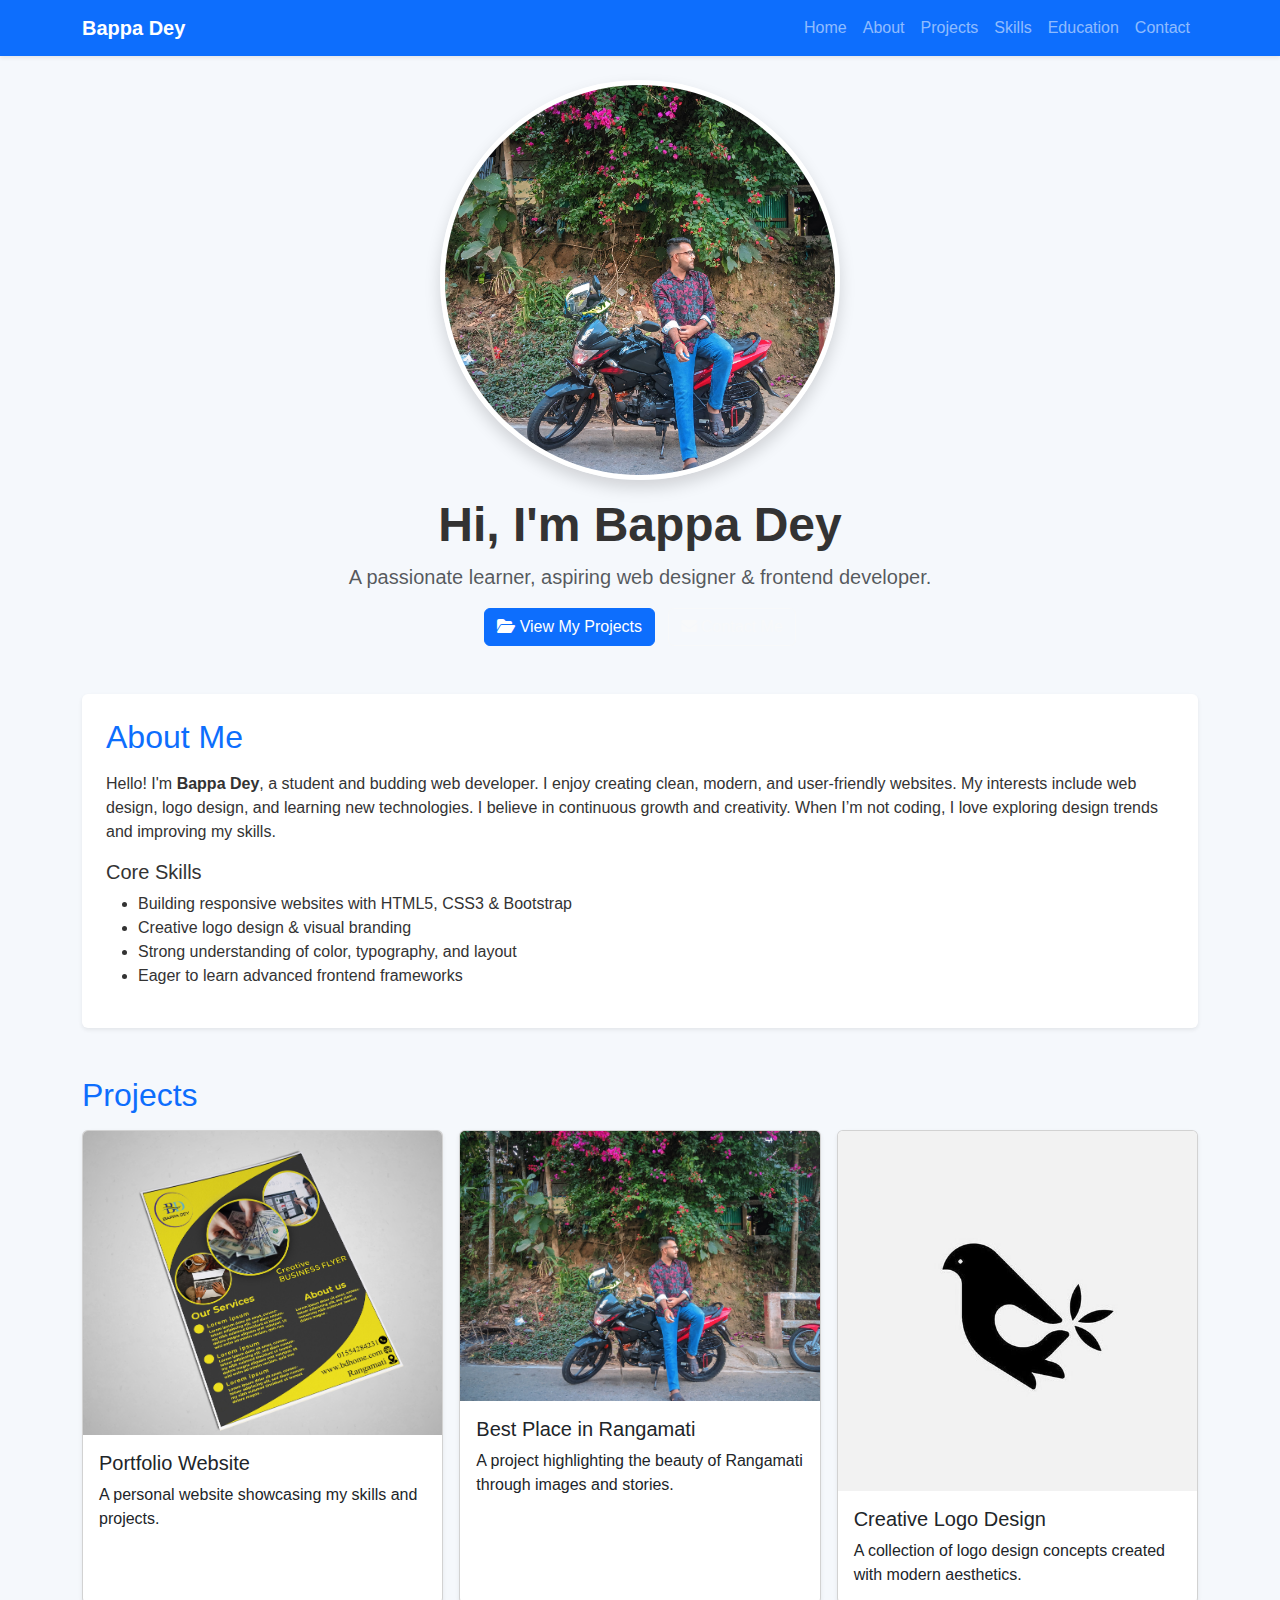
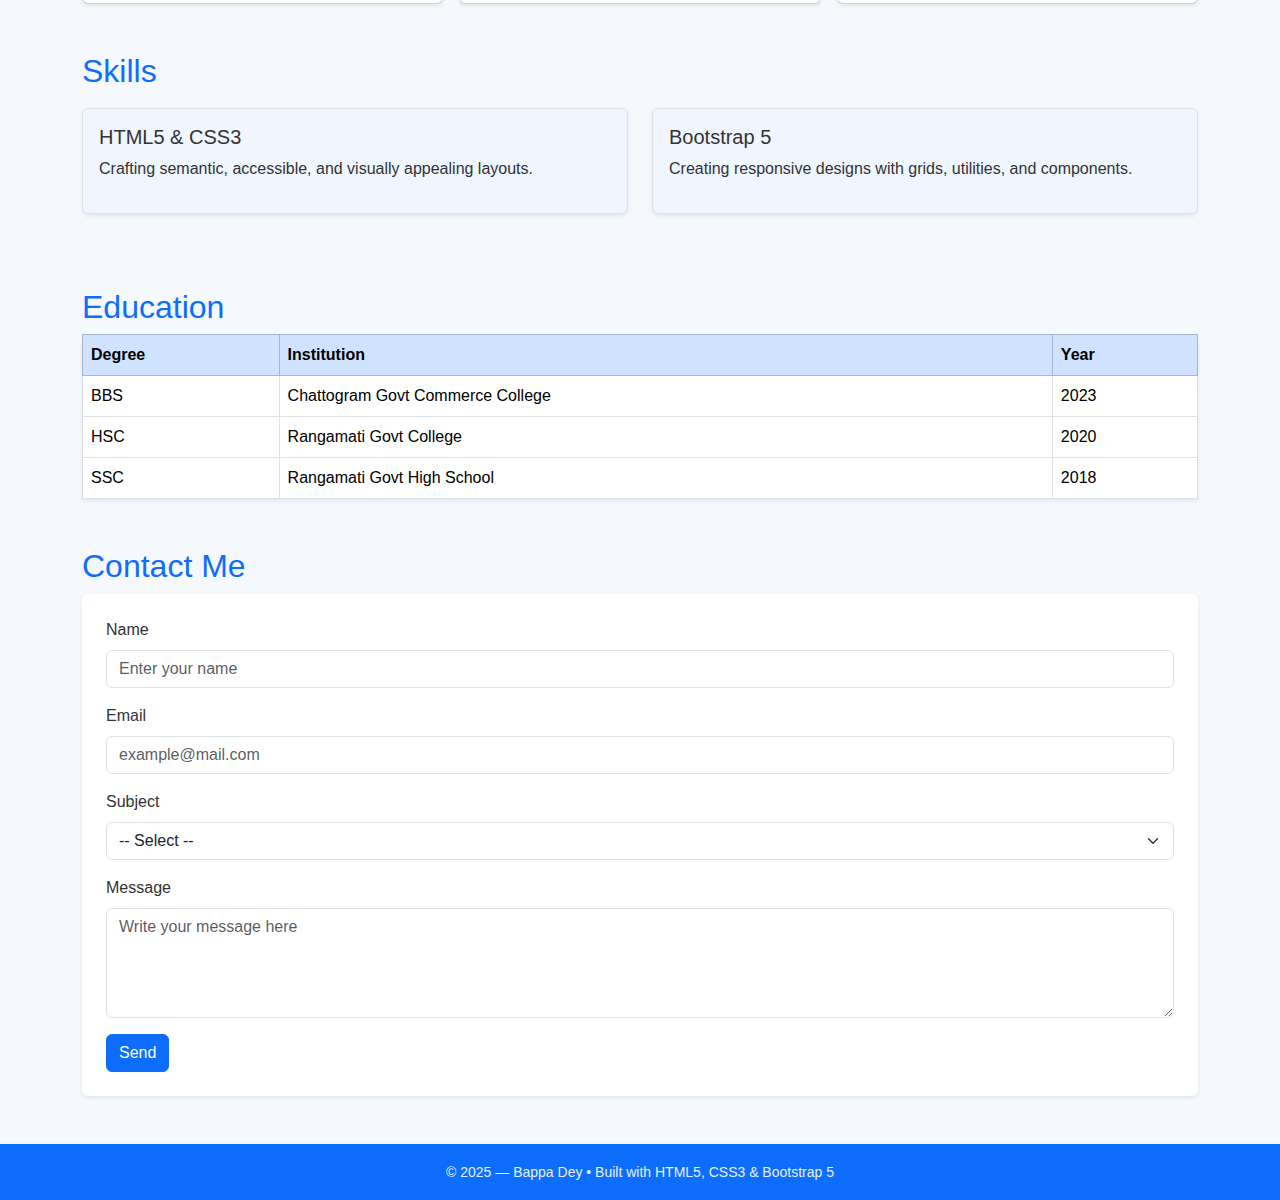
<file: index.html>
<!doctype html>
<html lang="en">
<head>
  <meta charset="utf-8">
  <meta name="viewport" content="width=device-width, initial-scale=1">
  <title>Bappa Dey — Portfolio</title>


  <!-- Bootstrap 5.3 CSS -->
  <link href="https://cdn.jsdelivr.net/npm/bootstrap@5.3.0/dist/css/bootstrap.min.css" rel="stylesheet">
  <!-- Font Awesome -->
  <link href="https://cdnjs.cloudflare.com/ajax/libs/font-awesome/6.4.0/css/all.min.css" rel="stylesheet">
  <!-- Custom CSS -->
  <link rel="stylesheet" href="style.css">
</head>
<body>
  <!-- Header / Navbar -->
  <header>
    <nav class="navbar navbar-expand-lg navbar-dark bg-primary shadow-sm">
      <div class="container">
        <a class="navbar-brand fw-bold" href="#">Bappa Dey</a>
        <button class="navbar-toggler" type="button" data-bs-toggle="collapse" data-bs-target="#navMenu">
          <span class="navbar-toggler-icon"></span>
        </button>
        <div class="collapse navbar-collapse" id="navMenu">
          <ul class="navbar-nav ms-auto">
            <li class="nav-item"><a class="nav-link" href="#home">Home</a></li>
            <li class="nav-item"><a class="nav-link" href="#about">About</a></li>
            <li class="nav-item"><a class="nav-link" href="#projects">Projects</a></li>
            <li class="nav-item"><a class="nav-link" href="#skills">Skills</a></li>
            <li class="nav-item"><a class="nav-link" href="#education">Education</a></li>
            <li class="nav-item"><a class="nav-link" href="#contact">Contact</a></li>
          </ul>
        </div>
      </div>
    </nav>
  </header>


  <main class="container mt-4">
    <!-- Home -->
    <section id="home" class="mb-5 text-center">
<img src="2.jpg" alt="Profile" class="img-fluid rounded-circle profile-img mb-3 shadow">
      <h1 class="display-5 fw-bold">Hi, I'm Bappa Dey</h1>
      <p class="lead text-muted">A passionate learner, aspiring web designer & frontend developer.</p>
      <a href="#projects" class="btn btn-primary me-2"><i class="fa fa-folder-open"></i> View My Projects</a>
      <a href="#contact" class="btn btn-outline-light"><i class="fa fa-envelope"></i> Contact Me</a>
    </section>


    <!-- About -->
    <section id="about" class="mb-5">
      <article class="p-4 rounded shadow-sm bg-white">
        <h2 class="mb-3 text-primary">About Me</h2>
        <p>Hello! I'm <strong>Bappa Dey</strong>, a student and budding web developer. I enjoy creating clean, modern, and user‑friendly websites. My interests include web design, logo design, and learning new technologies. I believe in continuous growth and creativity. When I’m not coding, I love exploring design trends and improving my skills.</p>
        <h5 class="mt-3">Core Skills</h5>
        <ul>
          <li>Building responsive websites with HTML5, CSS3 & Bootstrap</li>
          <li>Creative logo design & visual branding</li>
          <li>Strong understanding of color, typography, and layout</li>
          <li>Eager to learn advanced frontend frameworks</li>
        </ul>
      </article>
    </section>


    <!-- Projects -->
    <section id="projects" class="mb-5">
      <h2 class="mb-3 text-primary">Projects</h2>
      <div class="row g-3">
        <div class="col-md-4">
          <div class="card h-100 shadow-sm">
            <img src="fliye.jpg" class="card-img-top" alt="Project 1">
            <div class="card-body">
              <h5 class="card-title">Portfolio Website</h5>
              <p class="card-text">A personal website showcasing my skills and projects.</p>
            </div>
          </div>
        </div>
        <div class="col-md-4">
          <div class="card h-100 shadow-sm">
            <img src="2.jpg" class="card-img-top" alt="Project 2">
            <div class="card-body">
              <h5 class="card-title">Best Place in Rangamati</h5>
              <p class="card-text">A project highlighting the beauty of Rangamati through images and stories.</p>
            </div>
          </div>
        </div>
        <div class="col-md-4">
          <div class="card h-100 shadow-sm">
            <img src="1.jpg" class="card-img-top" alt="Project 3">
            <div class="card-body">
              <h5 class="card-title">Creative Logo Design</h5>
              <p class="card-text">A collection of logo design concepts created with modern aesthetics.</p>
            </div>
          </div>
        </div>
      </div>
    </section>


    <!-- Skills -->
    <section id="skills" class="mb-5">
      <h2 class="text-primary">Skills</h2>
      <div class="row">
        <div class="col-md-6 mb-3">
          <div class="skill-box p-3 border shadow-sm rounded">
            <h5>HTML5 & CSS3</h5>
            <p>Crafting semantic, accessible, and visually appealing layouts.</p>
          </div>
        </div>
        <div class="col-md-6 mb-3">
          <div class="skill-box p-3 border shadow-sm rounded">
            <h5>Bootstrap 5</h5>
            <p>Creating responsive designs with grids, utilities, and components.</p>
          </div>
        </div>
      </div>
    </section>


    <!-- Education -->
    <section id="education" class="mb-5">
      <h2 class="text-primary">Education</h2>
      <table class="table table-bordered shadow-sm">
        <thead class="table-primary">
          <tr>
            <th>Degree</th>
            <th>Institution</th>
            <th>Year</th>
          </tr>
        </thead>
        <tbody>
           <tr><td>BBS</td><td>Chattogram Govt Commerce College</td><td>2023</td></tr>
          <tr><td>HSC</td><td>Rangamati Govt College</td><td>2020</td></tr>
          <tr><td>SSC</td><td>Rangamati Govt High School</td><td>2018</td></tr>
        </tbody>
      </table>
    </section>


    <!-- Contact -->
    <section id="contact" class="mb-5">
      <h2 class="text-primary">Contact Me</h2>
      <form id="contactForm" class="shadow-sm p-4 bg-white rounded">
        <div class="mb-3">
          <label for="name" class="form-label">Name</label>
          <input id="name" name="name" type="text" class="form-control" placeholder="Enter your name" required>
        </div>
        <div class="mb-3">
          <label for="email" class="form-label">Email</label>
          <input id="email" name="email" type="email" class="form-control" placeholder="example@mail.com" required>
        </div>
        <div class="mb-3">
          <label for="subject" class="form-label">Subject</label>
          <select id="subject" name="subject" class="form-select" required>
            <option value="">-- Select --</option>
            <option>General</option>
            <option>Project Inquiry</option>
            <option>Collaboration</option>
          </select>
        </div>
        <div class="mb-3">
          <label for="message" class="form-label">Message</label>
          <textarea id="message" name="message" rows="4" class="form-control" placeholder="Write your message here" required></textarea>
        </div>
        <button type="submit" class="btn btn-primary">Send</button>
        <div id="formMsg" class="mt-3" style="display:none;"></div>
      </form>
    </section>
  </main>


  <footer class="bg-primary text-white py-3 mt-4 shadow-sm">
    <div class="container text-center">
      <small>© 2025 — Bappa Dey • Built with HTML5, CSS3 & Bootstrap 5</small>
    </div>
  </footer>


  <script src="https://cdn.jsdelivr.net/npm/bootstrap@5.3.0/dist/js/bootstrap.bundle.min.js"></script>
  <script>
    document.getElementById('contactForm').addEventListener('submit', function(e){
      e.preventDefault();
      var name = document.getElementById('name').value.trim();
      var email = document.getElementById('email').value.trim();
      var msg = document.getElementById('message').value.trim();
      if(!name || !email || !msg){
        alert('Please fill all required fields.');
        return;
      }
      var fm = document.getElementById('formMsg');
      fm.style.display = 'block';
      fm.className = 'alert alert-success';
      fm.textContent = 'Thank you, ' + name + '! Your message has been received (demo).';
      setTimeout(function(){ document.getElementById('contactForm').reset(); }, 1200);
    });
  </script>
</body>
</html>
</file>
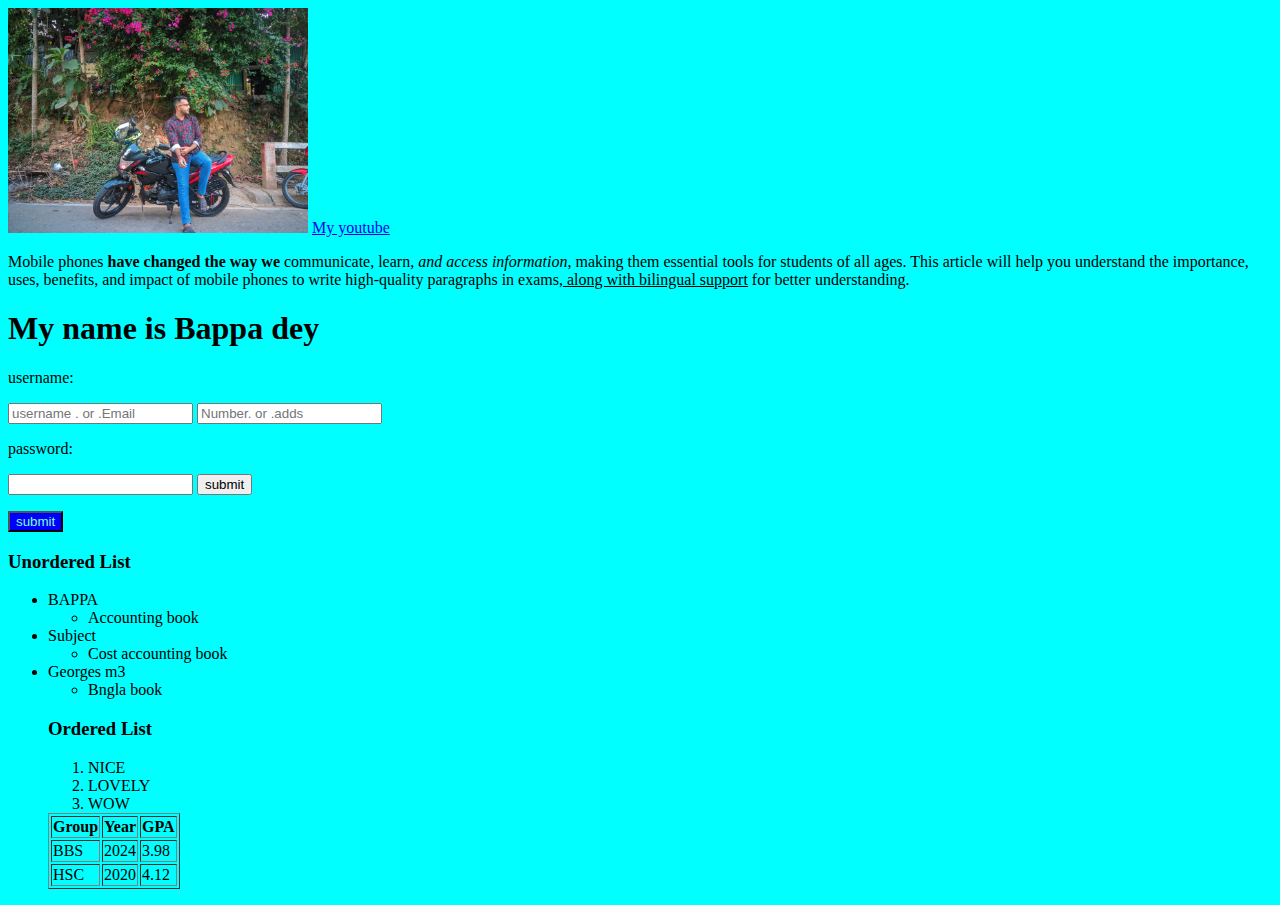
<file: day 1/index.html>
<DOCTYPE html>
<html>
<head>
  <title>My HTML Code</title>
</head>
<body style="background-color: aqua;">
  <img src="./1734525079184.jpg"width="300"hight="500">
<a href="http://https://www.youtube.com/@bappadey1297" target="_blank">My youtube</a>
  <p>Mobile phones <b>have changed the way we</b> communicate, learn, <i>and access information</i>, making them essential tools for students of all ages. This article will help you understand the importance, uses, benefits, and impact of mobile phones to write high-quality paragraphs in exams,<u> along with bilingual support</u> for better understanding.</p>
<h1> My name is Bappa dey</h1>
<form action="">
  <p>username:</p>
  <input type="text" placeholder="username . or .Email">
   <input type="text" placeholder="Number. or .adds">
<p>password:</p>
<input type="password".placeholder="password">
<input type="button" value="submit">
</form>
<button style="background-color:blue;color: aquamarine">submit</button>
 <h3>Unordered List</h3>
  <ul>
    <li>BAPPA</li>
    <ul>
        <li>Accounting book</li>
    </ul>
    <li>Subject</li>
    <ul>
        <li>Cost accounting book</li>
    </ul>
    <li>Georges m3</li>
  <ul>
  <li>Bngla book</li>
  </ul>
  <h3>Ordered List</h3>
  <ol>
    <li>NICE</li>
    <li>LOVELY</li>
    <li>WOW</li>
  </ol>
  <table border="">
  <tr>
    <th>Group</th>
    <th>Year</th>
    <th>GPA</th>
  </tr>
  <tr>
    <td>BBS</td>
    <td>2024</td>
    <td>3.98</td>
  </tr>
  <tr>
    <td>HSC</td>
    <td>2020</td>
    <td>4.12</td>
  </tr>
</table>
</body>
</html>
</file>
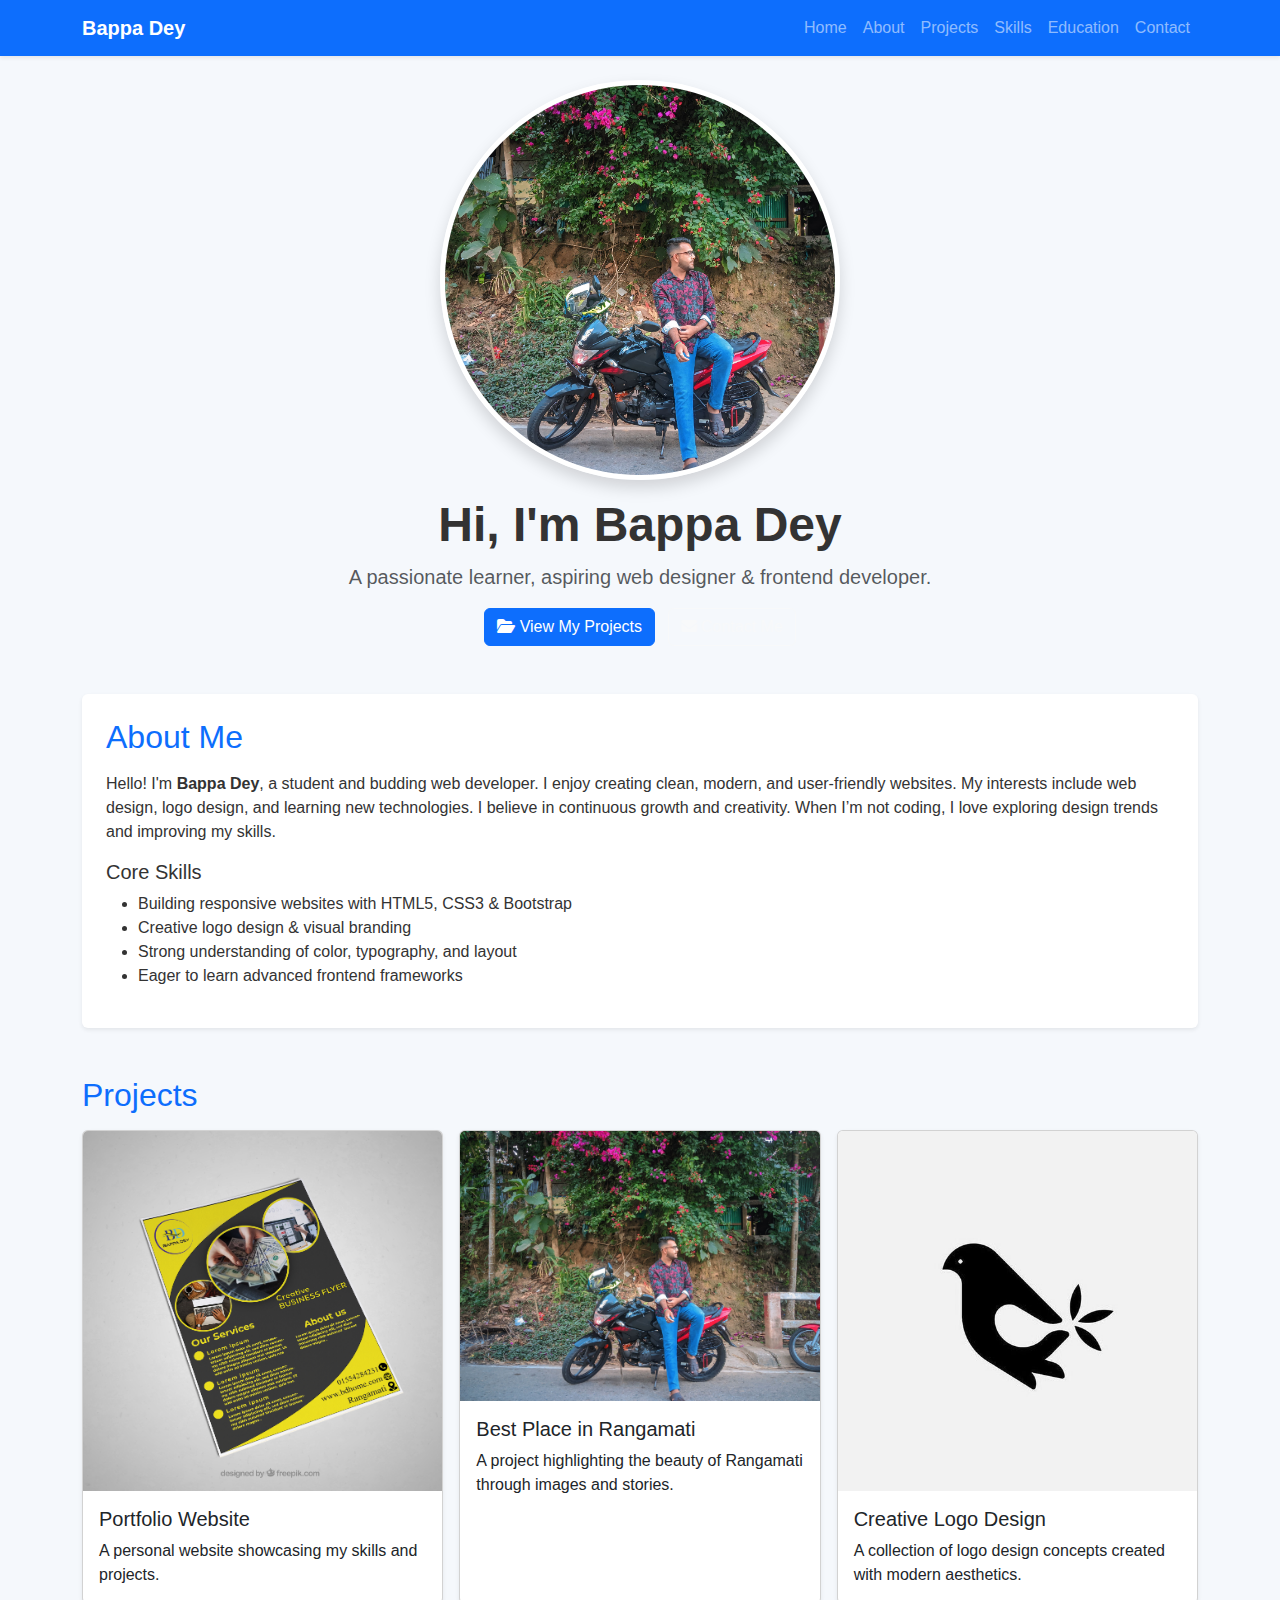
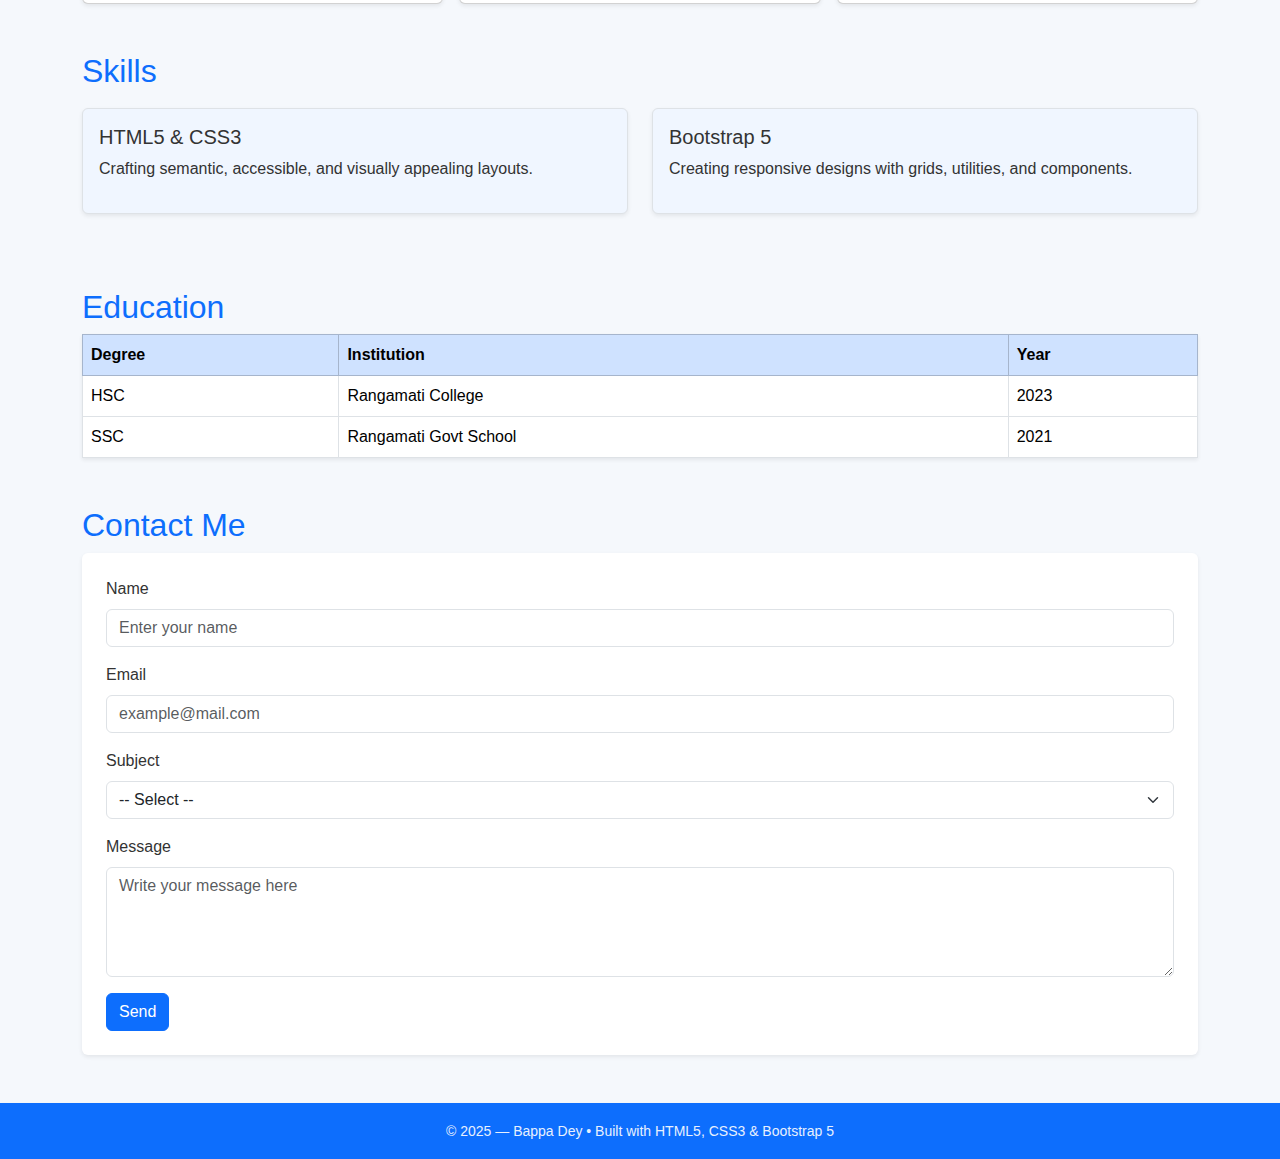
<file: adbappaindex.html>
<!doctype html>
<html lang="en">
<head>
  <meta charset="utf-8">
  <meta name="viewport" content="width=device-width, initial-scale=1">
  <title>Bappa Dey — Portfolio</title>


  <!-- Bootstrap 5.3 CSS -->
  <link href="https://cdn.jsdelivr.net/npm/bootstrap@5.3.0/dist/css/bootstrap.min.css" rel="stylesheet">
  <!-- Font Awesome -->
  <link href="https://cdnjs.cloudflare.com/ajax/libs/font-awesome/6.4.0/css/all.min.css" rel="stylesheet">
  <!-- Custom CSS -->
  <link rel="stylesheet" href="style.css">
</head>
<body>
  <!-- Header / Navbar -->
  <header>
    <nav class="navbar navbar-expand-lg navbar-dark bg-primary shadow-sm">
      <div class="container">
        <a class="navbar-brand fw-bold" href="#">Bappa Dey</a>
        <button class="navbar-toggler" type="button" data-bs-toggle="collapse" data-bs-target="#navMenu">
          <span class="navbar-toggler-icon"></span>
        </button>
        <div class="collapse navbar-collapse" id="navMenu">
          <ul class="navbar-nav ms-auto">
            <li class="nav-item"><a class="nav-link" href="#home">Home</a></li>
            <li class="nav-item"><a class="nav-link" href="#about">About</a></li>
            <li class="nav-item"><a class="nav-link" href="#projects">Projects</a></li>
            <li class="nav-item"><a class="nav-link" href="#skills">Skills</a></li>
            <li class="nav-item"><a class="nav-link" href="#education">Education</a></li>
            <li class="nav-item"><a class="nav-link" href="#contact">Contact</a></li>
          </ul>
        </div>
      </div>
    </nav>
  </header>


  <main class="container mt-4">
    <!-- Home -->
    <section id="home" class="mb-5 text-center">
      <img src="../day 1/1734525079184.jpg" alt="Profile" class="img-fluid rounded-circle profile-img mb-3 shadow">
      <h1 class="display-5 fw-bold">Hi, I'm Bappa Dey</h1>
      <p class="lead text-muted">A passionate learner, aspiring web designer & frontend developer.</p>
      <a href="#projects" class="btn btn-primary me-2"><i class="fa fa-folder-open"></i> View My Projects</a>
      <a href="#contact" class="btn btn-outline-light"><i class="fa fa-envelope"></i> Contact Me</a>
    </section>


    <!-- About -->
    <section id="about" class="mb-5">
      <article class="p-4 rounded shadow-sm bg-white">
        <h2 class="mb-3 text-primary">About Me</h2>
        <p>Hello! I'm <strong>Bappa Dey</strong>, a student and budding web developer. I enjoy creating clean, modern, and user‑friendly websites. My interests include web design, logo design, and learning new technologies. I believe in continuous growth and creativity. When I’m not coding, I love exploring design trends and improving my skills.</p>
        <h5 class="mt-3">Core Skills</h5>
        <ul>
          <li>Building responsive websites with HTML5, CSS3 & Bootstrap</li>
          <li>Creative logo design & visual branding</li>
          <li>Strong understanding of color, typography, and layout</li>
          <li>Eager to learn advanced frontend frameworks</li>
        </ul>
      </article>
    </section>


    <!-- Projects -->
    <section id="projects" class="mb-5">
      <h2 class="mb-3 text-primary">Projects</h2>
      <div class="row g-3">
        <div class="col-md-4">
          <div class="card h-100 shadow-sm">
            <img src="../day 1/fliy.jpg" class="card-img-top" alt="Project 1">
            <div class="card-body">
              <h5 class="card-title">Portfolio Website</h5>
              <p class="card-text">A personal website showcasing my skills and projects.</p>
            </div>
          </div>
        </div>
        <div class="col-md-4">
          <div class="card h-100 shadow-sm">
            <img src="../day 1/1734525079184.jpg" class="card-img-top" alt="Project 2">
            <div class="card-body">
              <h5 class="card-title">Best Place in Rangamati</h5>
              <p class="card-text">A project highlighting the beauty of Rangamati through images and stories.</p>
            </div>
          </div>
        </div>
        <div class="col-md-4">
          <div class="card h-100 shadow-sm">
            <img src="../day 1/115446d28b159db3bf957b0f8d8416a3.jpg" class="card-img-top" alt="Project 3">
            <div class="card-body">
              <h5 class="card-title">Creative Logo Design</h5>
              <p class="card-text">A collection of logo design concepts created with modern aesthetics.</p>
            </div>
          </div>
        </div>
      </div>
    </section>


    <!-- Skills -->
    <section id="skills" class="mb-5">
      <h2 class="text-primary">Skills</h2>
      <div class="row">
        <div class="col-md-6 mb-3">
          <div class="skill-box p-3 border shadow-sm rounded">
            <h5>HTML5 & CSS3</h5>
            <p>Crafting semantic, accessible, and visually appealing layouts.</p>
          </div>
        </div>
        <div class="col-md-6 mb-3">
          <div class="skill-box p-3 border shadow-sm rounded">
            <h5>Bootstrap 5</h5>
            <p>Creating responsive designs with grids, utilities, and components.</p>
          </div>
        </div>
      </div>
    </section>


    <!-- Education -->
    <section id="education" class="mb-5">
      <h2 class="text-primary">Education</h2>
      <table class="table table-bordered shadow-sm">
        <thead class="table-primary">
          <tr>
            <th>Degree</th>
            <th>Institution</th>
            <th>Year</th>
          </tr>
        </thead>
        <tbody>
          <tr><td>HSC</td><td>Rangamati College</td><td>2023</td></tr>
          <tr><td>SSC</td><td>Rangamati Govt School</td><td>2021</td></tr>
        </tbody>
      </table>
    </section>


    <!-- Contact -->
    <section id="contact" class="mb-5">
      <h2 class="text-primary">Contact Me</h2>
      <form id="contactForm" class="shadow-sm p-4 bg-white rounded">
        <div class="mb-3">
          <label for="name" class="form-label">Name</label>
          <input id="name" name="name" type="text" class="form-control" placeholder="Enter your name" required>
        </div>
        <div class="mb-3">
          <label for="email" class="form-label">Email</label>
          <input id="email" name="email" type="email" class="form-control" placeholder="example@mail.com" required>
        </div>
        <div class="mb-3">
          <label for="subject" class="form-label">Subject</label>
          <select id="subject" name="subject" class="form-select" required>
            <option value="">-- Select --</option>
            <option>General</option>
            <option>Project Inquiry</option>
            <option>Collaboration</option>
          </select>
        </div>
        <div class="mb-3">
          <label for="message" class="form-label">Message</label>
          <textarea id="message" name="message" rows="4" class="form-control" placeholder="Write your message here" required></textarea>
        </div>
        <button type="submit" class="btn btn-primary">Send</button>
        <div id="formMsg" class="mt-3" style="display:none;"></div>
      </form>
    </section>
  </main>


  <footer class="bg-primary text-white py-3 mt-4 shadow-sm">
    <div class="container text-center">
      <small>© 2025 — Bappa Dey • Built with HTML5, CSS3 & Bootstrap 5</small>
    </div>
  </footer>


  <script src="https://cdn.jsdelivr.net/npm/bootstrap@5.3.0/dist/js/bootstrap.bundle.min.js"></script>
  <script>
    document.getElementById('contactForm').addEventListener('submit', function(e){
      e.preventDefault();
      var name = document.getElementById('name').value.trim();
      var email = document.getElementById('email').value.trim();
      var msg = document.getElementById('message').value.trim();
      if(!name || !email || !msg){
        alert('Please fill all required fields.');
        return;
      }
      var fm = document.getElementById('formMsg');
      fm.style.display = 'block';
      fm.className = 'alert alert-success';
      fm.textContent = 'Thank you, ' + name + '! Your message has been received (demo).';
      setTimeout(function(){ document.getElementById('contactForm').reset(); }, 1200);
    });
  </script>
</body>
</html>
</file>
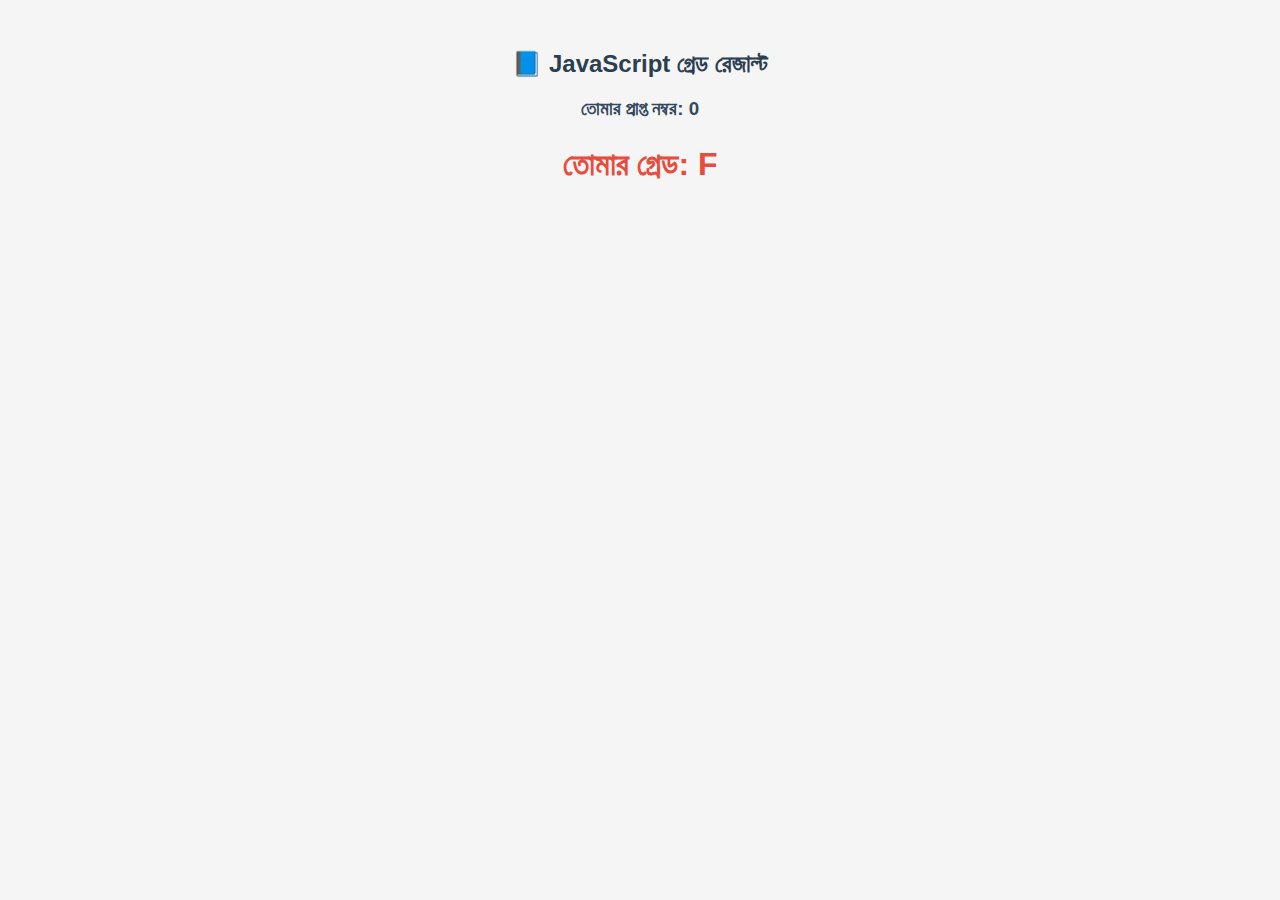
<file: .vscode/BD index.html>
<!DOCTYPE html>
<html lang="bn">
<head>
  <meta charset="UTF-8">
  <title>BD Grade Result Sheet</title>
  <style>
    body {
      font-family: 'Poppins', sans-serif;
      text-align: center;
      margin-top: 50px;
      background-color: #f5f5f5;
      color: #333;
    }
    h2 {
      color: #2c3e50;
    }
    h3 {
      color: #34495e;
    }
    .grade {
      font-size: 2em;
      font-weight: bold;
      color: #e74c3c;
    }
  </style>
</head>
<body>
  <h2>📘 JavaScript গ্রেড রেজাল্ট</h2>

  <script>
    // ইউজারের ইনপুট নেওয়া
    let marks = prompt("তোমার প্রাপ্ত নম্বর লিখো (০-১০০):");
    marks = Number(marks);

    let grade;

    // গ্রেড নির্ধারণ
    if (marks >= 80 && marks <= 100) {
      grade = "A+";
    } else if (marks >= 70 && marks < 80) {
      grade = "A";
    } else if (marks >= 60 && marks < 70) {
      grade = "A-";
    } else if (marks >= 50 && marks < 60) {
      grade = "B";
    } else if (marks >= 40 && marks < 50) {
      grade = "C";
    } else if (marks >= 33 && marks < 40) {
      grade = "D";
    } else if (marks >= 0 && marks < 33) {
      grade = "F";
    } else {
      grade = "অবৈধ ইনপুট!";
    }

    // রেজাল্ট দেখানো
    document.write(`<h3>তোমার প্রাপ্ত নম্বর: ${marks}</h3>`);
    document.write(`<h2 class="grade">তোমার গ্রেড: ${grade}</h2>`);
  </script>
</body>
</html>
</file>
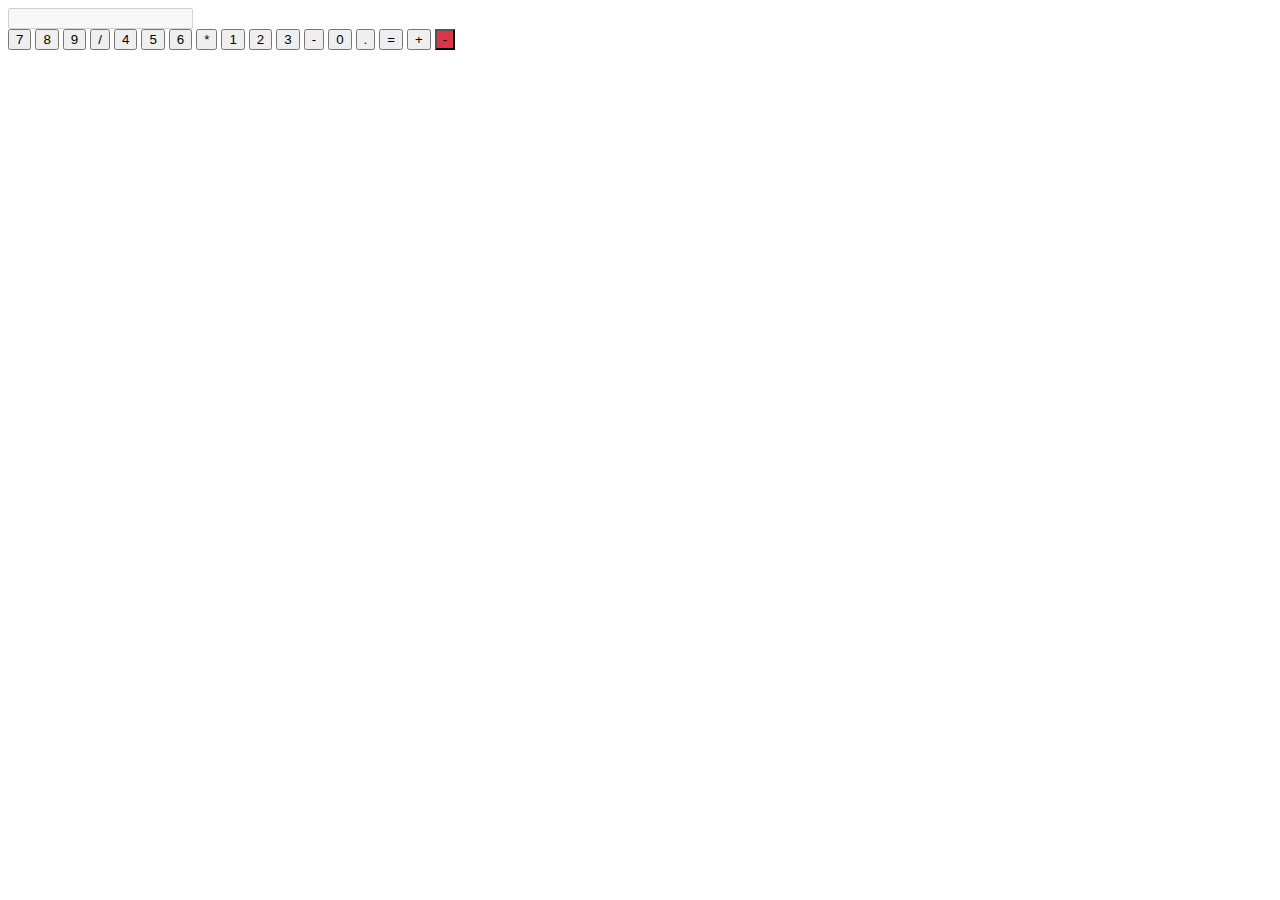
<file: .vscode/calculatro index .html>
<!DOCTYPE html>
<html lang="en">

<head>
    <meta calculator="UTF-8">
    <meta name="viewport" content="width=device-width, initial-scale=1.0">
    <title>my calculator</title>
    <style>  </style>
</head>

<body>
    <div class="calcuator">
        <input type="text" id="display" readonly disabled>
        <div class="batns">
            <button onclick="appendvalue('7')">7</button>
            <button onclick="appendvalue('8')">8</button>
            <button onclick="appendvalue('9')">9</button>
            <button onclick="appendvalue('/')">/</button>
            <button onclick="appendvalue('4')">4</button>
            <button onclick="appendvalue('5')">5</button>
            <button onclick="appendvalue('6')">6</button>
            <button onclick="appendvalue('*')">*</button>
            <button onclick="appendvalue('1')">1</button>
            <button onclick="appendvalue('2')">2</button>
            <button onclick="appendvalue('3')">3</button>
            <button onclick="appendvalue('-')">-</button>
            <button onclick="appendvalue('0')">0</button>
            <button onclick="appendvalue('.')">.</button>
            <button onclick="calculator('=')">=</button>
            <button onclick="appendvalue('+')">+</button>
            <button onclick="clearDisply('')" style="grid-column: span 4; background:#dc3545">-</button>
        </div>


    </div>
</body>

</html>
</file>
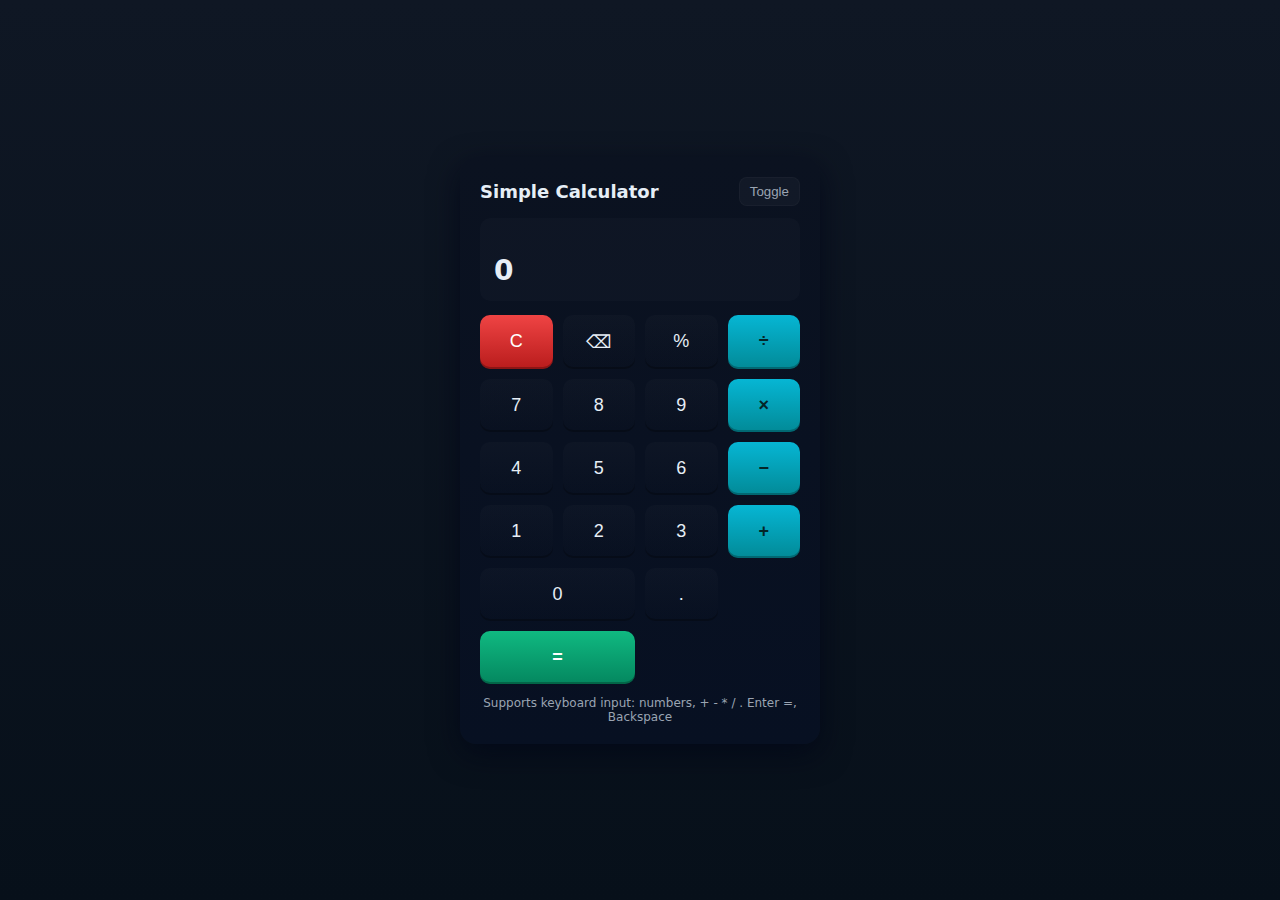
<file: day 1/1index.html>
<!DOCTYPE html>
<html lang="bn">
<head>
  <meta charset="utf-8" />
  <meta name="viewport" content="width=device-width, initial-scale=1" />
  <title>Simple Calculator</title>
  <style>
    :root{
      --bg:#0f1724; --card:#0b1220; --accent:#06b6d4; --muted:#9aa4b2; --glass: rgba(255,255,255,0.03);
    }
    *{box-sizing:border-box}
    body{margin:0; min-height:100vh; display:flex; align-items:center; justify-content:center; background:linear-gradient(180deg,var(--bg),#07101a); font-family:Inter,Ui-sans-serif,system-ui,Arial; color:#e6eef6}
    .calculator{width:360px; max-width:96%; background:linear-gradient(180deg,var(--card), #071022); border-radius:16px; padding:20px; box-shadow:0 10px 30px rgba(2,6,23,0.7);}
    .header{display:flex; align-items:center; justify-content:space-between; margin-bottom:12px}
    .title{font-weight:600; font-size:18px}
    .theme-toggle{background:var(--glass); border:1px solid rgba(255,255,255,0.03); padding:6px 10px; border-radius:8px; cursor:pointer; color:var(--muted)}

    .screen{background:rgba(255,255,255,0.02); border-radius:10px; padding:14px; min-height:72px; display:flex; flex-direction:column; justify-content:center; align-items:flex-end; margin-bottom:14px;}
    .expression{font-size:14px; color:var(--muted); min-height:18px; width:100%; overflow:hidden; text-overflow:ellipsis; white-space:nowrap}
    .result{font-size:28px; font-weight:600; margin-top:4px; width:100%; overflow:hidden; text-overflow:ellipsis; white-space:nowrap}

    .keys{display:grid; grid-template-columns:repeat(4,1fr); gap:10px}
    button.key{padding:16px; border-radius:10px; border:0; background:linear-gradient(180deg, rgba(255,255,255,0.02), rgba(0,0,0,0.02)); color:#e6eef6; font-size:18px; cursor:pointer; box-shadow:inset 0 -2px rgba(0,0,0,0.25)}
    button.key:active{transform:translateY(1px)}
    .key.operator{background:linear-gradient(180deg,var(--accent), #028a97); color:#042627; font-weight:700}
    .key.equal{grid-column:span 2; background:linear-gradient(180deg,#10b981, #04875f); color:white; font-weight:700}
    .key.clear{background:linear-gradient(180deg,#ef4444,#b91c1c); color:#fff}
    .key.wide{grid-column:span 2}

    .footer{margin-top:12px; font-size:12px; color:var(--muted); text-align:center}

    @media (max-width:420px){ .result{font-size:24px} .calculator{padding:14px} }
  </style>
</head>
<body>
  <div class="calculator" role="application" aria-label="Simple calculator">
    <div class="header">
      <div class="title">Simple Calculator</div>
      <button class="theme-toggle" id="toggleTheme" aria-pressed="false">Toggle</button>
    </div>

    <div class="screen" id="screen">
      <div class="expression" id="expression">&nbsp;</div>
      <div class="result" id="result">0</div>
    </div>

    <div class="keys" role="group" aria-label="Calculator keys">
      <button class="key clear" data-action="clear">C</button>
      <button class="key" data-action="back">⌫</button>
      <button class="key" data-action="percent">%</button>
      <button class="key operator" data-value="/">÷</button>

      <button class="key" data-value="7">7</button>
      <button class="key" data-value="8">8</button>
      <button class="key" data-value="9">9</button>
      <button class="key operator" data-value="*">×</button>

      <button class="key" data-value="4">4</button>
      <button class="key" data-value="5">5</button>
      <button class="key" data-value="6">6</button>
      <button class="key operator" data-value="-">−</button>

      <button class="key" data-value="1">1</button>
      <button class="key" data-value="2">2</button>
      <button class="key" data-value="3">3</button>
      <button class="key operator" data-value="+">+</button>

      <button class="key wide" data-value="0">0</button>
      <button class="key" data-value=".">.</button>
      <button class="key equal" data-action="equals">=</button>
    </div>

    <div class="footer">Supports keyboard input: numbers, + - * / . Enter =, Backspace</div>
  </div>

  <script>
    (()=>{
      const expressionEl = document.getElementById('expression');
      const resultEl = document.getElementById('result');
      const keys = document.querySelectorAll('button.key');

      let expr = '';

      function updateDisplay(){
        expressionEl.textContent = expr || '\u00A0';
        try{
          const safe = expr.replace(/×/g,'*').replace(/÷/g,'/');
          if(safe.trim()==='') { resultEl.textContent='0'; return }
          // evaluate safely: allow digits, operators, parentheses, decimal, percent
          if(/[^0-9+\-*/%.() ]/.test(safe)) { resultEl.textContent='Err'; return }
          let val = Function('return ('+safe+')')();
          if(typeof val==='number' && !Number.isFinite(val)) { resultEl.textContent='Math Err'; return }
          resultEl.textContent = (Math.round((val+Number.EPSILON)*100000000)/100000000).toString();
        }catch(e){ resultEl.textContent='Err' }
      }

      function append(value){
        // prevent two operators in a row (except - for negative)
        const last = expr.slice(-1);
        if(/[+\-*/%.]/.test(value)){
          if(expr==='' && value!=='-') return; // can't start with operator except -
          if(/[+\-*/%.]/.test(last)){ // replace last operator with new
            expr = expr.slice(0,-1) + value;
          }else{
            expr += value;
          }
        }else{
          expr += value;
        }
        updateDisplay();
      }

      function clearAll(){ expr=''; updateDisplay(); }
      function backspace(){ expr = expr.slice(0,-1); updateDisplay(); }
      function percent(){ // convert last number to percent
        // find last number
        const m = expr.match(/(\d*\.?\d+)$/);
        if(m){ const num = parseFloat(m[1]); const replaced = (num/100).toString(); expr = expr.slice(0, -m[1].length) + replaced; updateDisplay(); }
      }
      function equals(){
        try{
          const safe = expr.replace(/×/g,'*').replace(/÷/g,'/');
          if(/[^0-9+\-*/%.() ]/.test(safe)) { resultEl.textContent='Err'; return }
          let val = Function('return ('+safe+')')();
          if(typeof val==='number' && Number.isFinite(val)){
            expr = (Math.round((val+Number.EPSILON)*100000000)/100000000).toString(); updateDisplay();
          }else{ resultEl.textContent='Math Err' }
        }catch(e){ resultEl.textContent='Err' }
      }

      keys.forEach(k=>{
        k.addEventListener('click', ()=>{
          const v = k.dataset.value;
          const action = k.dataset.action;
          if(action==='clear') clearAll();
          else if(action==='back') backspace();
          else if(action==='percent') percent();
          else if(action==='equals') equals();
          else if(v) append(v);
        })
      })

      // keyboard support
      window.addEventListener('keydown', (e)=>{
        if(e.key>= '0' && e.key<='9') append(e.key);
        else if(e.key==='+'||e.key==='-'||e.key==='*'||e.key==='/'||e.key==='.' ) append(e.key);
        else if(e.key==='Enter' || e.key==='=') { e.preventDefault(); equals(); }
        else if(e.key==='Backspace') backspace();
        else if(e.key==='Escape') clearAll();
      })

      // theme toggle (simple)
      const toggle = document.getElementById('toggleTheme');
      toggle.addEventListener('click', ()=>{
        const pressed = toggle.getAttribute('aria-pressed') === 'true';
        if(!pressed){ document.body.style.background = 'linear-gradient(180deg,#f8fafc,#e6eef6)'; document.documentElement.style.setProperty('--card','#ffffff'); document.documentElement.style.setProperty('--bg','#f8fafc'); document.documentElement.style.setProperty('--accent','#7c3aed'); document.documentElement.style.setProperty('--muted','#334155'); toggle.setAttribute('aria-pressed','true'); }
        else{ document.body.style.background = 'linear-gradient(180deg,var(--bg),#07101a)'; document.documentElement.style.setProperty('--card','#0b1220'); document.documentElement.style.setProperty('--accent','#06b6d4'); document.documentElement.style.setProperty('--muted','#9aa4b2'); toggle.setAttribute('aria-pressed','false'); }
      })

      // init
      updateDisplay();
    })();
  </script>
</body>
</html>
</file>
<file: style.css>
body { font-family: 'Segoe UI', Roboto, Arial, sans-serif; background: #f5f8fc; color: #333; }
.profile-img { border: 5px solid #fff; box-shadow: 0 6px 16px rgba(0,0,0,0.1); }


.skill-box { background: #f0f6ff; border: 2px solid #0d6efd; margin: 10px 0; padding: 18px; border-radius: 8px; transition: transform .2s; }
.skill-box:hover { transform: scale(1.03); background:#eaf3ff; }


.card:hover { transform: translateY(-6px); transition: all 0.25s ease; box-shadow: 0 8px 20px rgba(0,0,0,0.12); }


footer small { opacity: 0.9; }


@media (max-width: 576px){ .display-5 { font-size:1.6rem; } .profile-img { max-width:160px; } }


/* Custom CSS to control the profile image size */
.profile-img {
    width: 400px; /* Adjust this value to your desired width */
    height: 400px; /* Adjust this value to your desired height */
    /* optional: object-fit ensures the image covers the area without distortion */
    object-fit: cover; 
}
</file>
